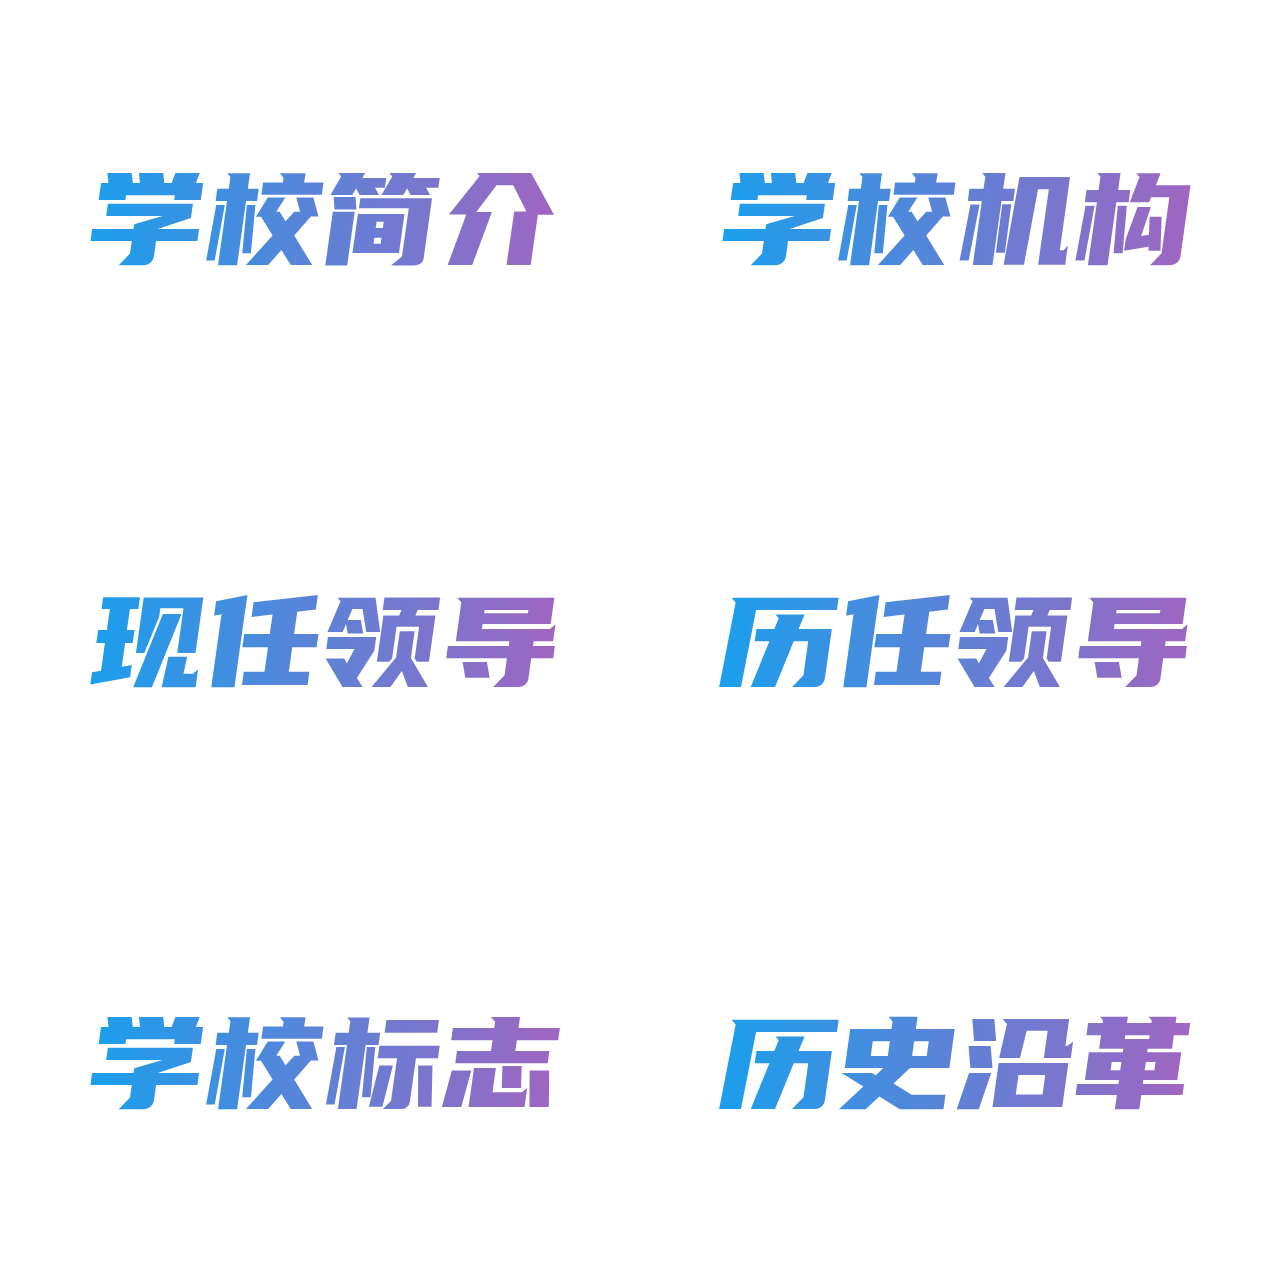
<file: web/about.html>
<!DOCTYPE html>
<html lang="zh">
<head>
    <meta charset="UTF-8">
    <link rel="stylesheet" type="text/css" href="../css/web.css">
</head>
<body>
    <div class="mode">
        <a href="../web2/brief.html" target="play"><p>学校简介</p></a>
    </div>
    <div class="mode">
        <a href="../web2/school.html" target="play"><p>学校机构</p></a>
    </div>
    <div class="mode">
        <a href="http://www.zucc.edu.cn/col/col13/index.html" target="play"><p>现任领导</p></a>
    </div>
    <div class="mode">
        <a href="http://www.zucc.edu.cn/col/col14/index.html" target="play"><p>历任领导</p></a>
    </div>
    <div class="mode">
        <a href="http://www.zucc.edu.cn/col/col15/index.html" target="play"><p>学校标志</p></a>
    </div>
    <div class="mode">
        <a href="#" target="play"><p>历史沿革</p></a>
    </div>
</body>
</html>
</file>
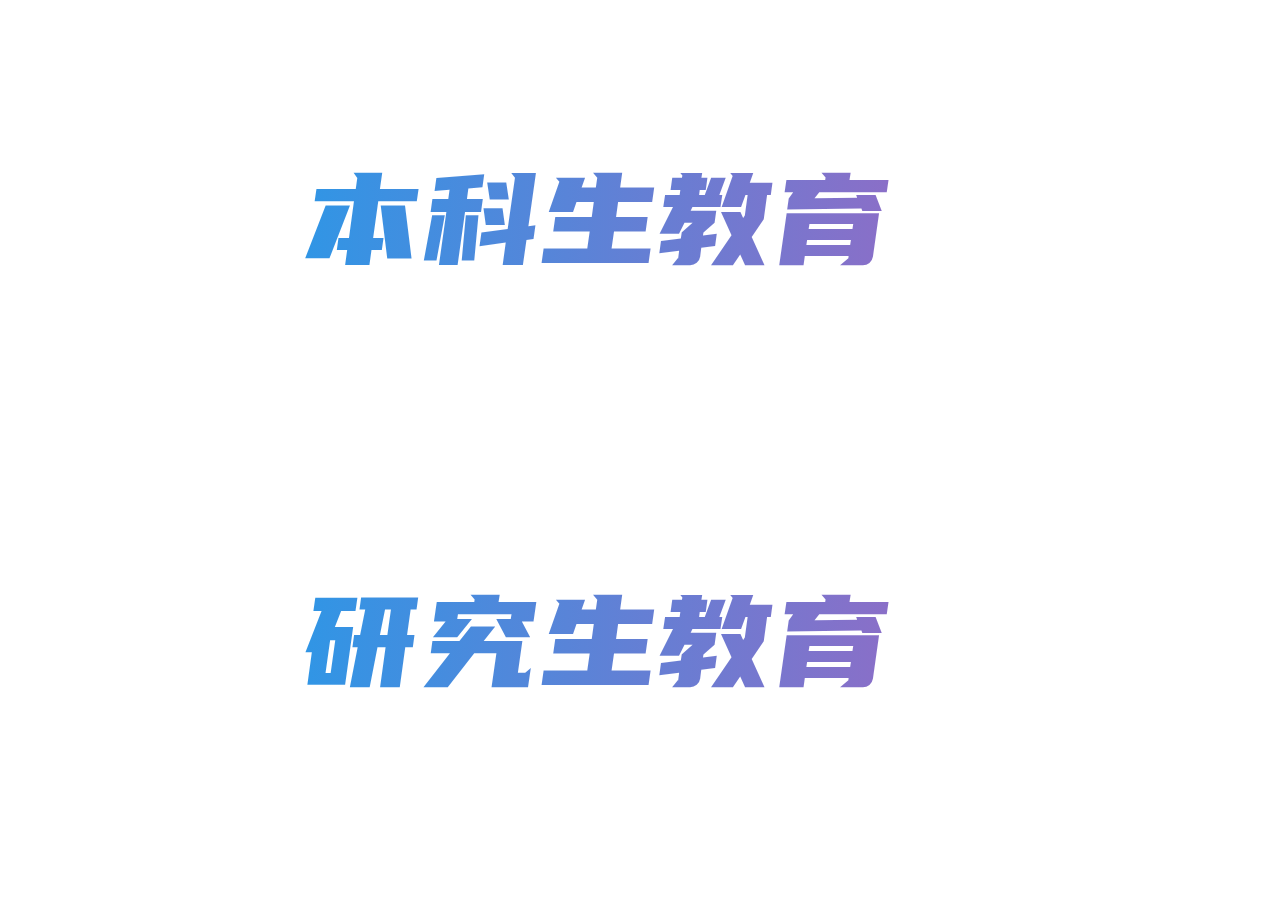
<file: web/join.html>
<!DOCTYPE html>
<html lang="zh">
<head>
    <meta charset="UTF-8">
    <link rel="stylesheet" type="text/css" href="../css/web2.css">
</head>
<body>
    <div class="mode">
        <a href="http://www.zucc.edu.cn/col/col31/index.html" target="play"><p>本科生教育</p></a>
    </div>
    <div class="mode">
        <a href="http://www.zucc.edu.cn/col/col32/index.html" target="play"><p>研究生教育</p></a>
    </div>
</body>
</html>
</file>
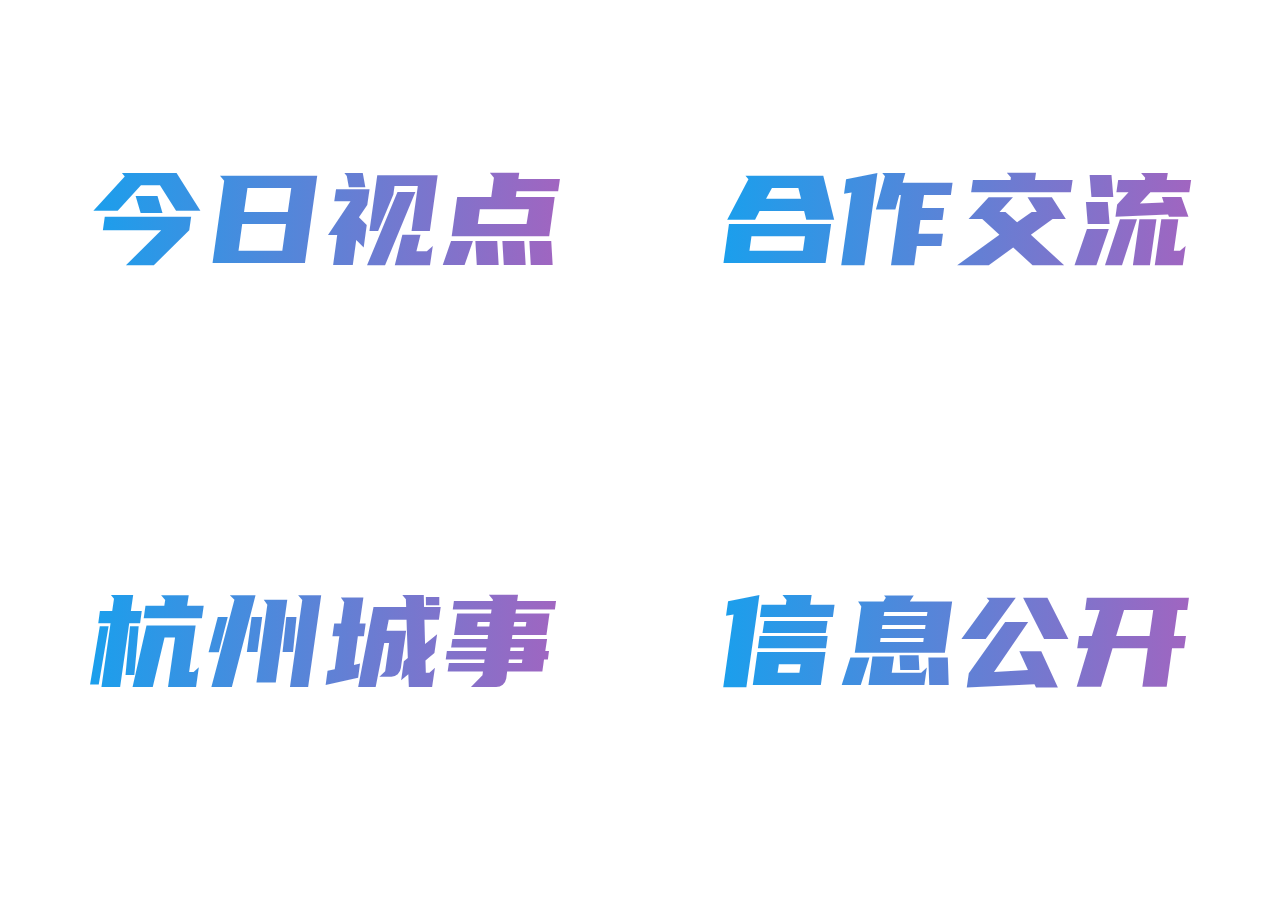
<file: web/news.html>
<!DOCTYPE html>
<html lang="zh">
<head>
    <meta charset="UTF-8">
    <link rel="stylesheet" type="text/css" href="../css/web.css">
</head>
<body>
    <div class="mode">
        <a href="http://www.zucc.edu.cn/col/col16/index.html" target="play"><p>今日视点</p></a>
    </div>
    <div class="mode">
        <a href="http://www.zucc.edu.cn/col/col21/index.html" target="play"><p>合作交流</p></a>
    </div>
    <div class="mode">
        <a href="http://www.zucc.edu.cn/col/col462/index.html" target="play"><p>杭州城事</p></a>
    </div>
    <div class="mode">
        <a href="http://www.zucc.edu.cn/col/col102/index.html" target="play"><p>信息公开</p></a>
    </div>
</body>
</html>
</file>
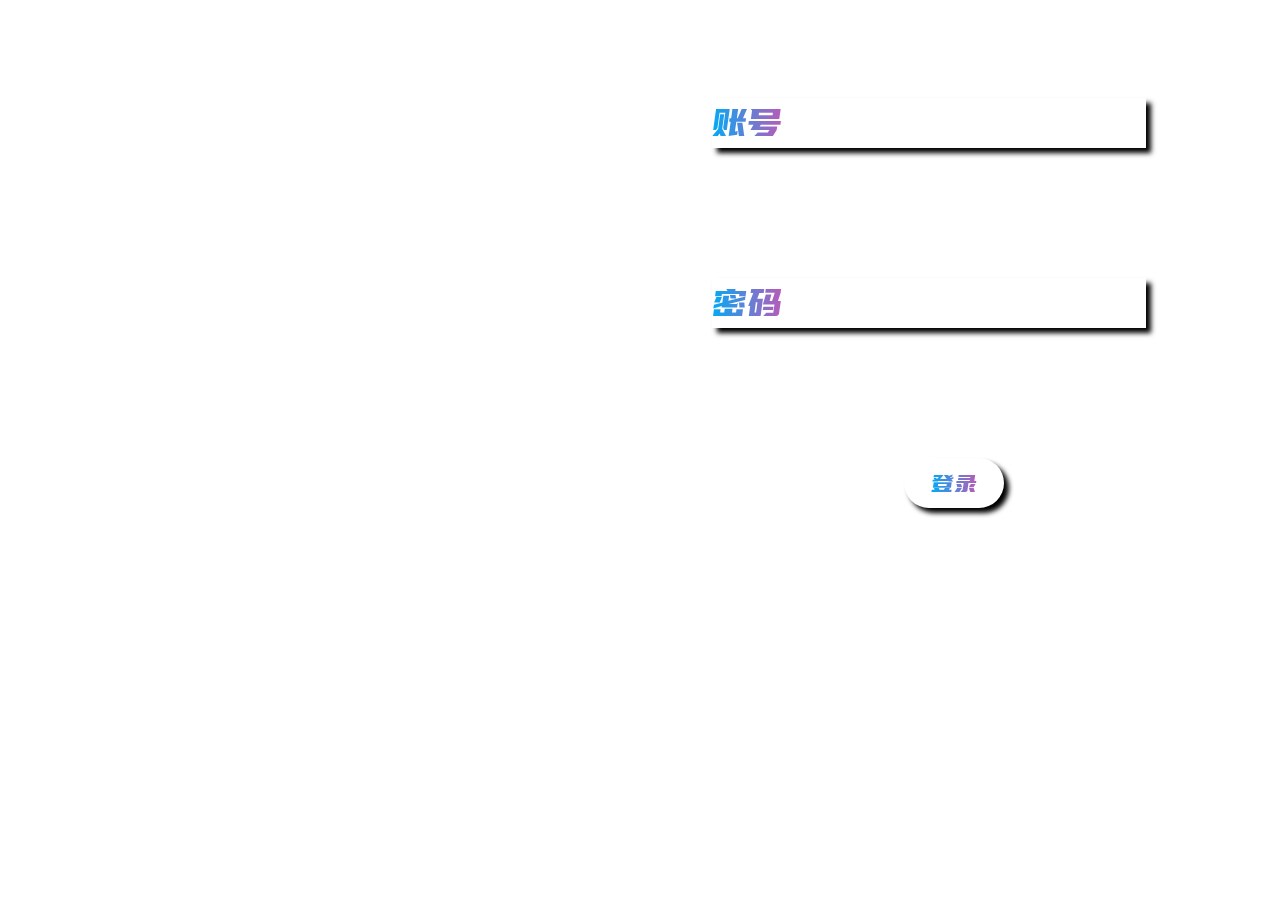
<file: web/services.html>
<!DOCTYPE html>
<html lang="zh">
<head>
    <meta charset="UTF-8">
</head>
<body>
        <div id="username"><span>账号</span>&emsp;<input></div>
        <div id="password"><span>密码</span>&emsp;<input></div>
        <button id="ok" onclick="login()"><span>登录</span></button>
</body>
<style>
    body{
        position: absolute;
        width: 100%;
        height: 100%;
        background-color: transparent;
        text-align: left;
        font-size: 3vmax;
        color: white;
        font-family: 'index';
        position: absolute; 
        left: 0;
        overflow-x: hidden;
        overflow-y: scroll;
}
    body::-webkit-scrollbar {
    display: none;
}
#username{
    position: absolute;
    left: 55%;
    top: 10%;
    box-shadow: 5px 5px 5px #000000;
}
#password{
    position: absolute;
    left: 55%;
    top: 30%;
    box-shadow: 5px 5px 5px #000000;
}
#ok{
    position: absolute;
    left: 70%;
    top: 50%;
    width: 100px;
    height: 50px;
    box-shadow: 5px 5px 5px #000000;
    border-radius: 25px 25px 25px 25px;
    outline: none;
    border: 0px;
    background-color: transparent;
    font-family: 'index';
    font-size: 25px;
}
input{
    border-radius: 25px 25px 25px 25px;
    border: 0px;
    outline: none;
    background-color: transparent;
    font-size: 25px;
}
span{
    cursor: pointer;
    background-image: linear-gradient(90deg,#03a9f4,#f441a5,#ffeb3b,#03a9f4);
    background-size: 400%;
    -webkit-background-clip: text;
    -webkit-text-fill-color: transparent;
    animation: flow 60s infinite;
}
@keyframes flow{
100%{
    background-position: -400% 0;
}
}
    @font-face{
    font-family: 'index';
    src:url('../font/index.TTF');}
</style>
<script>
    function login(){
        alert("由于网络问题，暂无法登录。")
    }
</script>
</html>
</file>
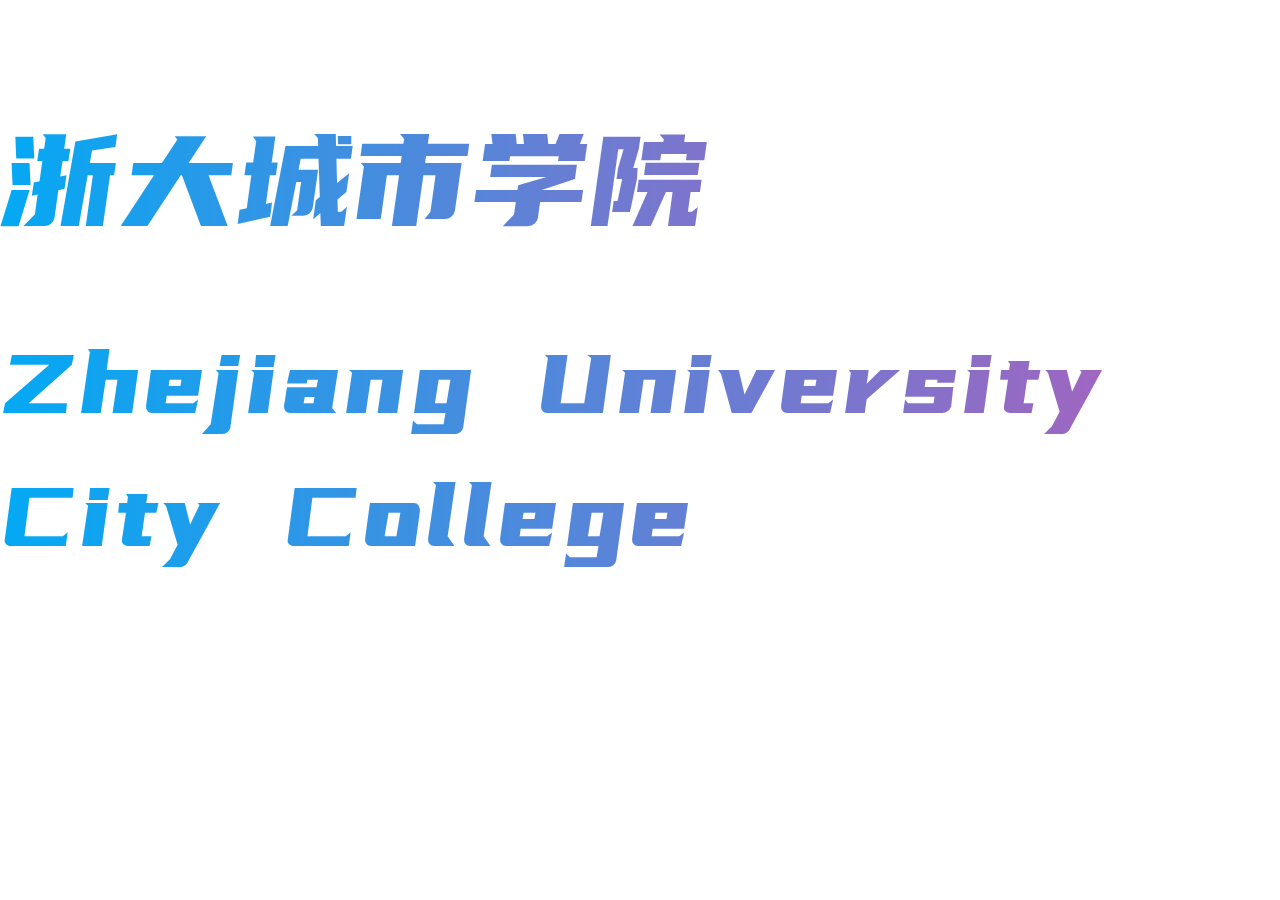
<file: web/welcome.html>
<!DOCTYPE html>
<html lang="zh">
<head>
    <meta charset="UTF-8">
</head>
<body>
    <div>
        <span id="chinese">浙大城市学院</span>
        <span id="english">Zhejiang University City College</span>
    </div>
</body>
<style>
    #english{
    position: absolute;
    width: 100%;
    left: 50%;
    top: 50%;
    transform: translate(-50%,-50%);
    color: #fff;
    font-size: 8vmax;
    font-family: 'index';
    z-index: 1;
    cursor: pointer;
}
    #chinese{
    position: absolute;
    width: 80%;
    left: 40%;
    top: 20%;
    transform: translate(-50%,-50%);
    color: #fff;
    font-size: 10vmax;
    font-family: 'index';
    z-index: 1;
    cursor: pointer;
}
span{
    background-image: linear-gradient(90deg,#03a9f4,#f441a5,#ffeb3b,#03a9f4);
    background-size: 400%;
    -webkit-background-clip: text;
    -webkit-text-fill-color: transparent;
    animation: flow 60s infinite;
}
@keyframes flow{
    100%{
        background-position: -400% 0;
    }
}
@font-face{
    font-family: 'index';
    src:url('../font/index.TTF');
} 
</style>
</html>
</file>
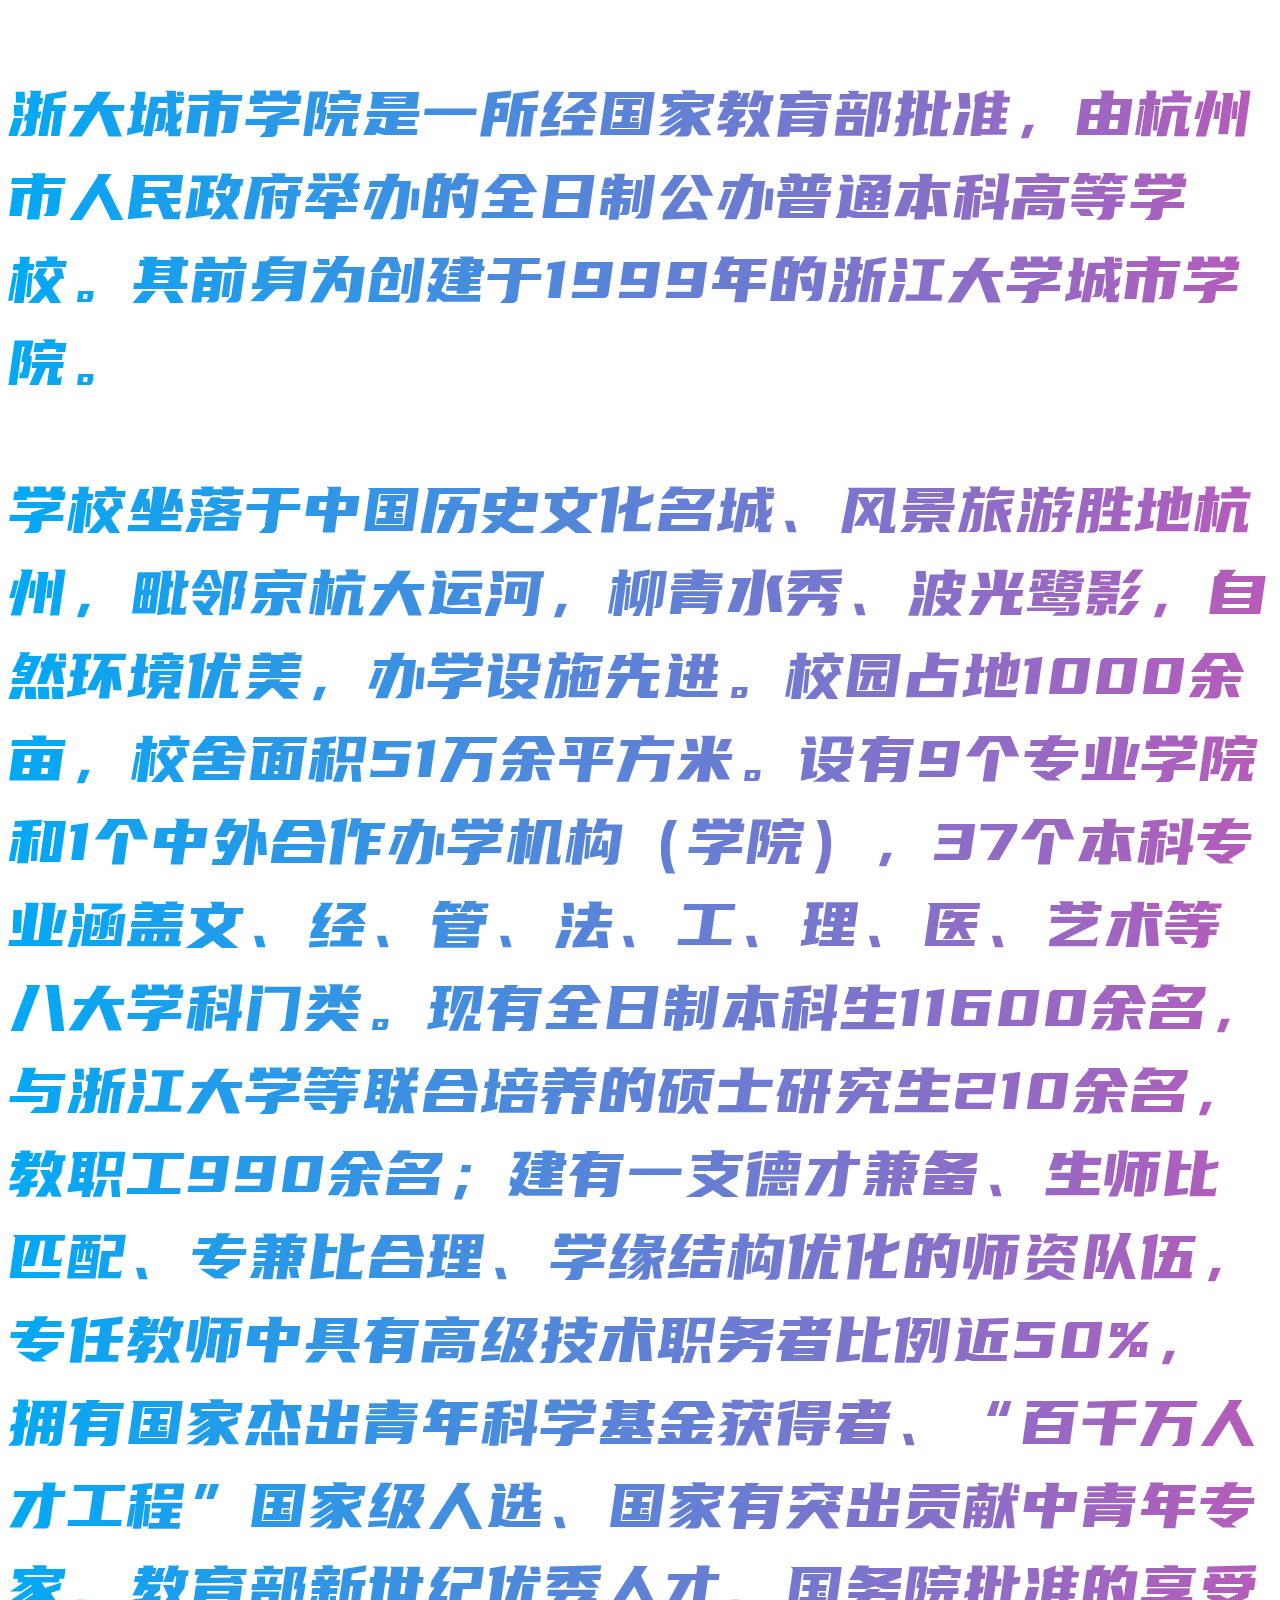
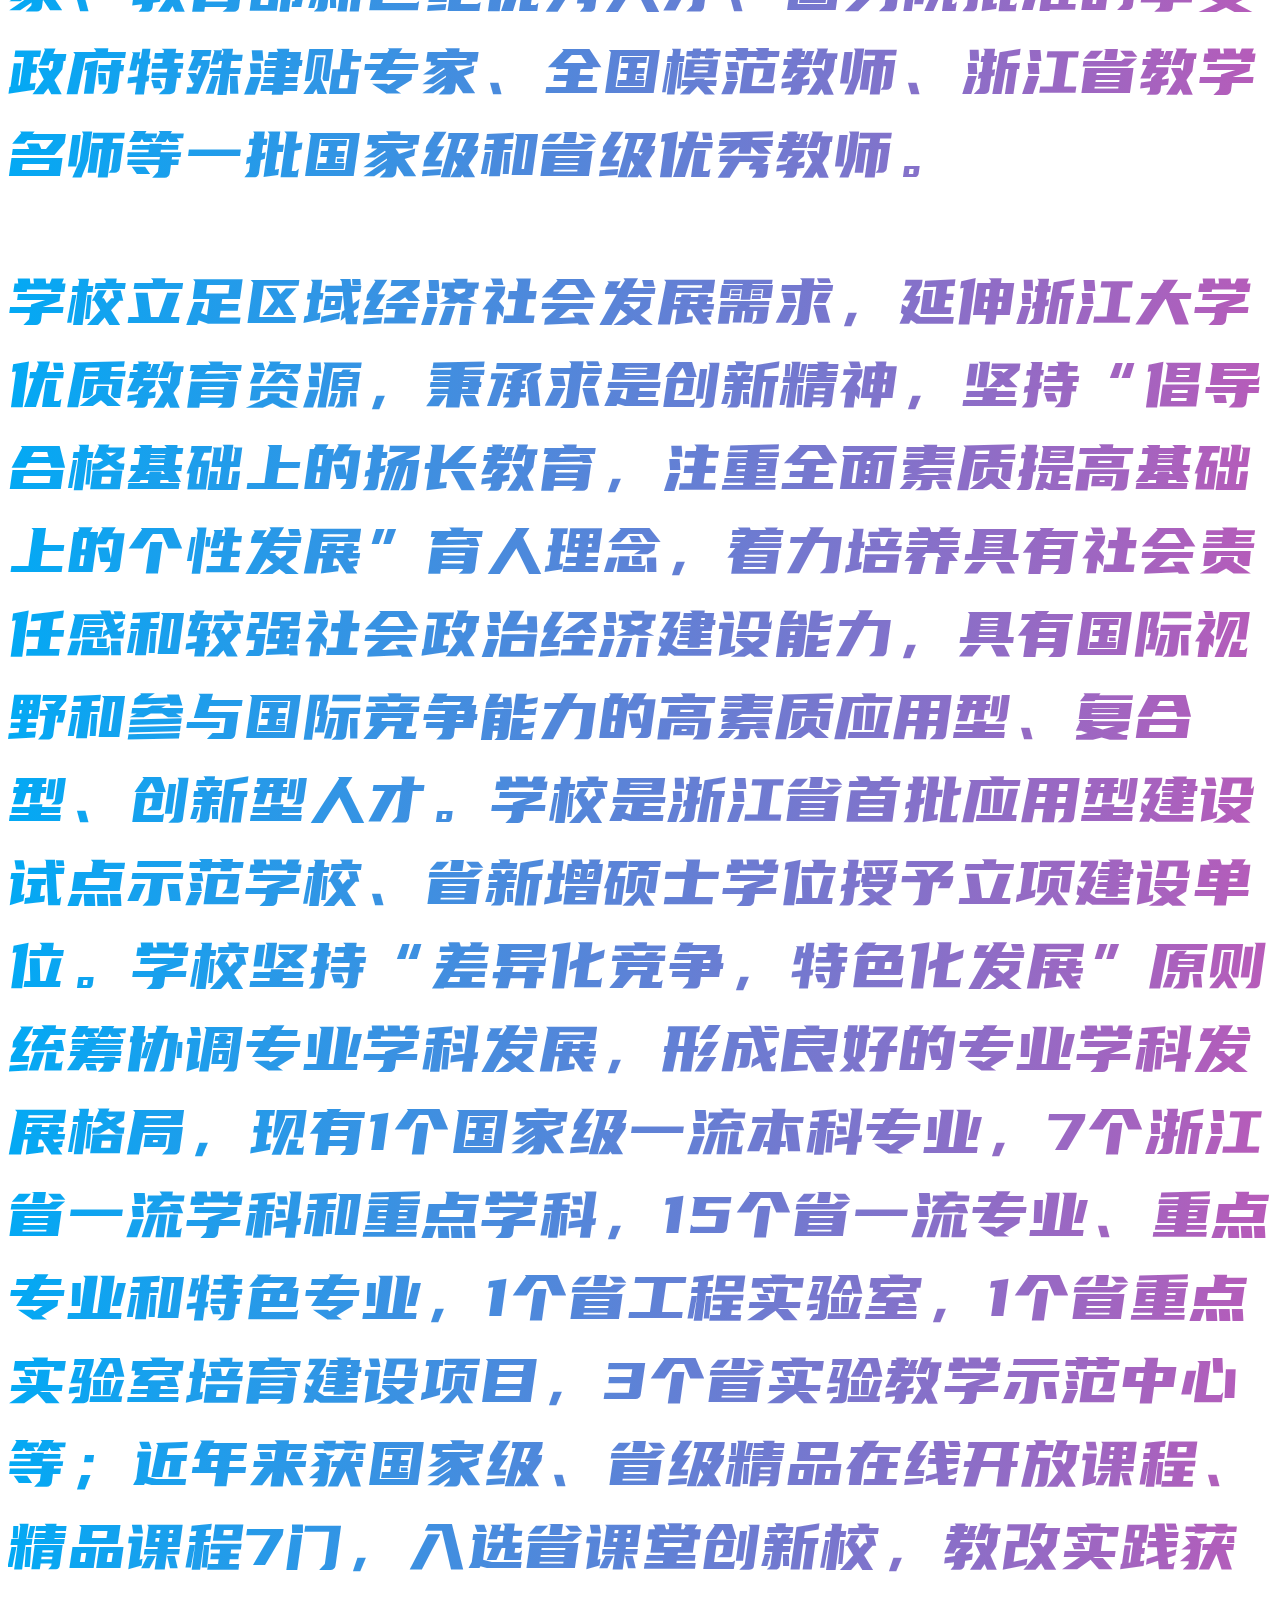
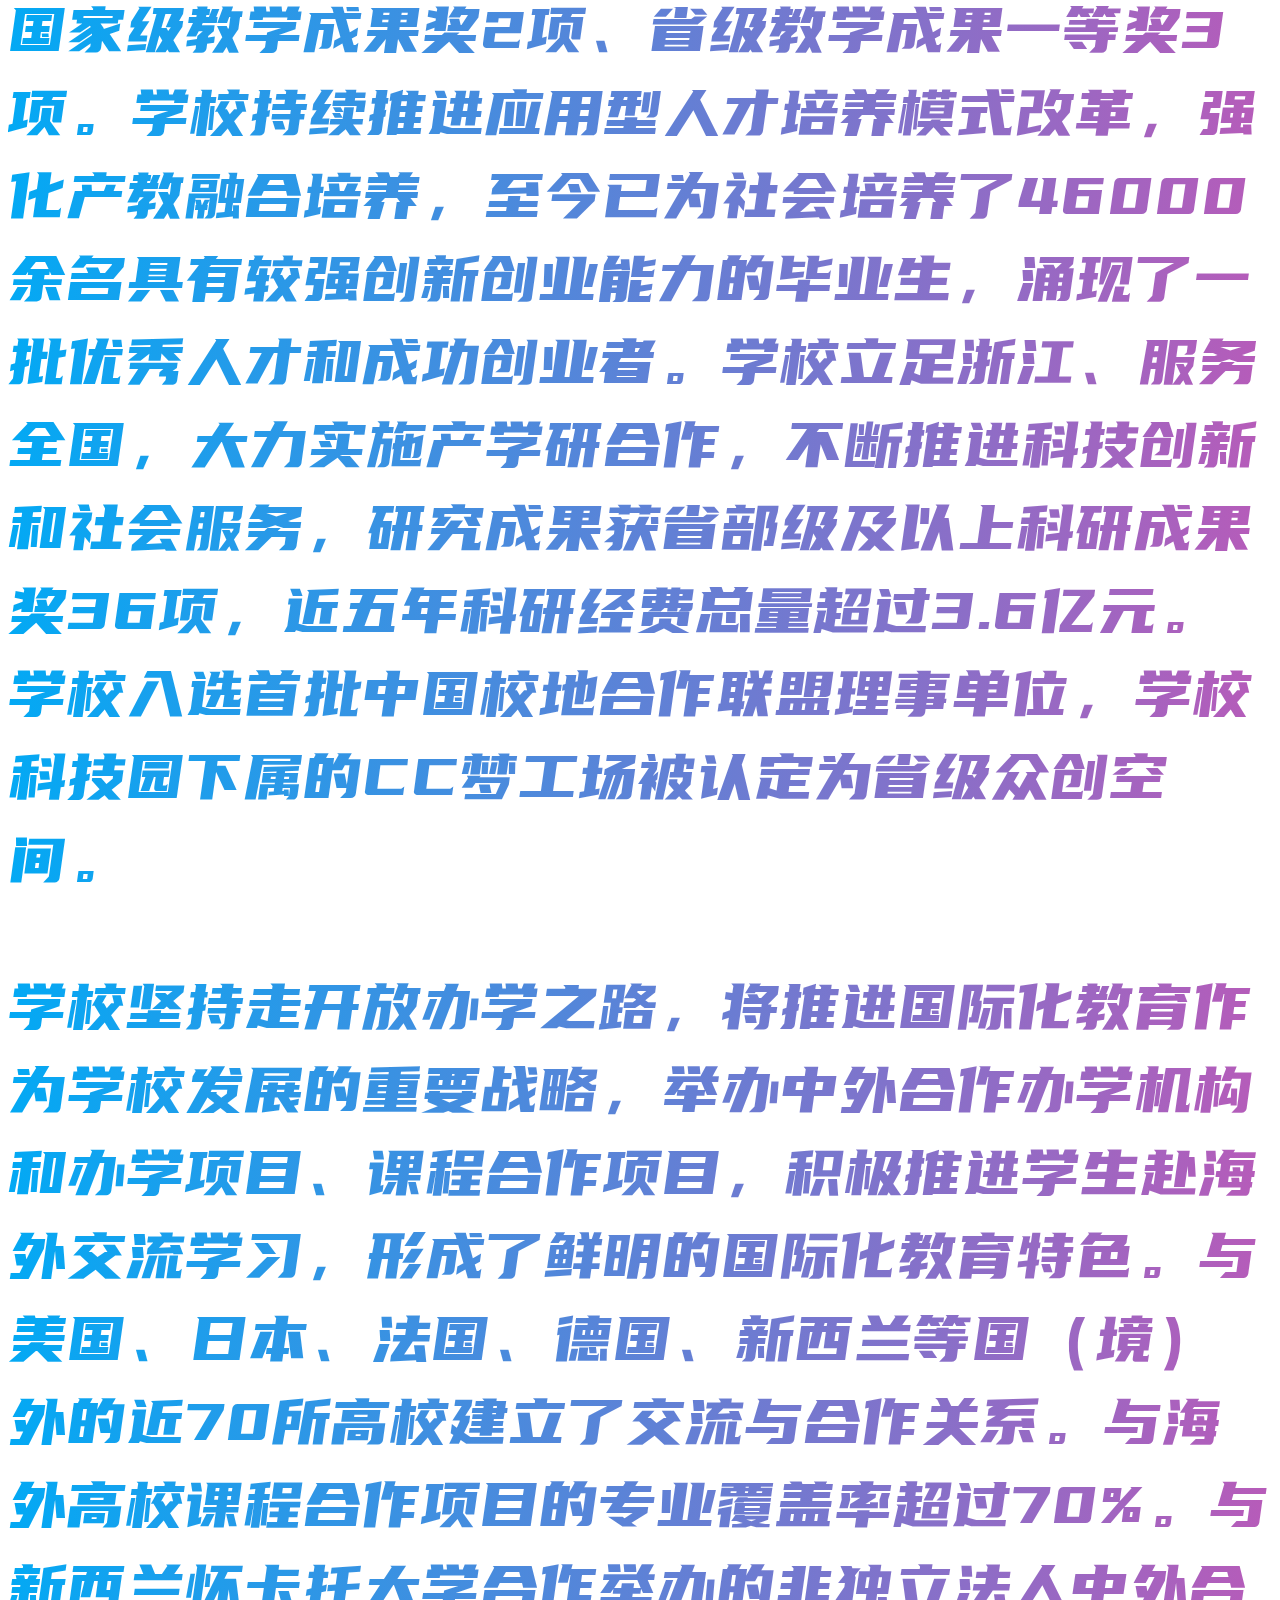
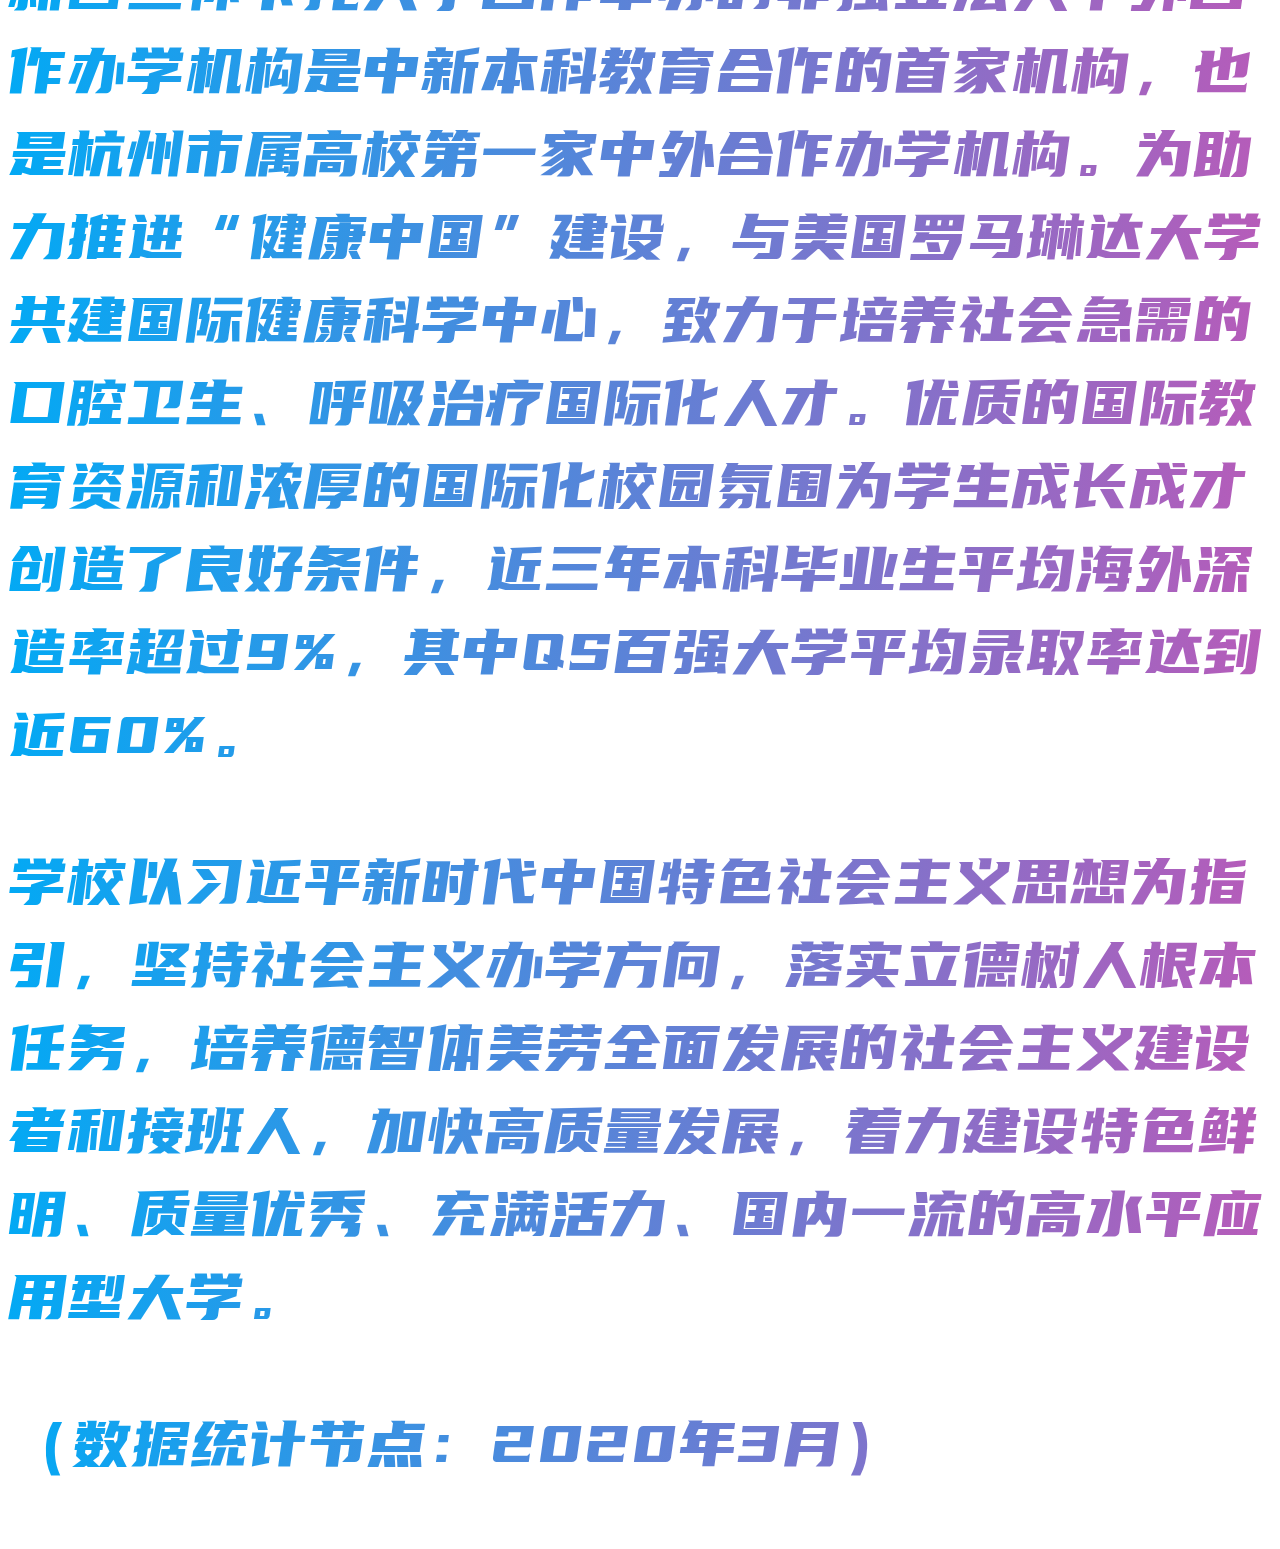
<file: web2/brief.html>
<!DOCTYPE html>
<html lang="zh">
<head>
    <meta charset="UTF-8">
</head>
<body>
    <p>浙大城市学院是一所经国家教育部批准，由杭州市人民政府举办的全日制公办普通本科高等学校。其前身为创建于1999年的浙江大学城市学院。</p>
    <p>学校坐落于中国历史文化名城、风景旅游胜地杭州，毗邻京杭大运河，柳青水秀、波光鹭影，自然环境优美，办学设施先进。校园占地1000余亩，校舍面积51万余平方米。设有9个专业学院和1个中外合作办学机构（学院），37个本科专业涵盖文、经、管、法、工、理、医、艺术等八大学科门类。现有全日制本科生11600余名，与浙江大学等联合培养的硕士研究生210余名，教职工990余名；建有一支德才兼备、生师比匹配、专兼比合理、学缘结构优化的师资队伍，专任教师中具有高级技术职务者比例近50%，拥有国家杰出青年科学基金获得者、“百千万人才工程”国家级人选、国家有突出贡献中青年专家、教育部新世纪优秀人才、国务院批准的享受政府特殊津贴专家、全国模范教师、浙江省教学名师等一批国家级和省级优秀教师。</p>
    <p>学校立足区域经济社会发展需求，延伸浙江大学优质教育资源，秉承求是创新精神，坚持“倡导合格基础上的扬长教育，注重全面素质提高基础上的个性发展”育人理念，着力培养具有社会责任感和较强社会政治经济建设能力，具有国际视野和参与国际竞争能力的高素质应用型、复合型、创新型人才。学校是浙江省首批应用型建设试点示范学校、省新增硕士学位授予立项建设单位。学校坚持“差异化竞争，特色化发展”原则统筹协调专业学科发展，形成良好的专业学科发展格局，现有1个国家级一流本科专业，7个浙江省一流学科和重点学科，15个省一流专业、重点专业和特色专业，1个省工程实验室，1个省重点实验室培育建设项目，3个省实验教学示范中心等；近年来获国家级、省级精品在线开放课程、精品课程7门，入选省课堂创新校，教改实践获国家级教学成果奖2项、省级教学成果一等奖3项。学校持续推进应用型人才培养模式改革，强化产教融合培养，至今已为社会培养了46000余名具有较强创新创业能力的毕业生，涌现了一批优秀人才和成功创业者。学校立足浙江、服务全国，大力实施产学研合作，不断推进科技创新和社会服务，研究成果获省部级及以上科研成果奖36项，近五年科研经费总量超过3.6亿元。学校入选首批中国校地合作联盟理事单位，学校科技园下属的CC梦工场被认定为省级众创空间。</p>
    <p>学校坚持走开放办学之路，将推进国际化教育作为学校发展的重要战略，举办中外合作办学机构和办学项目、课程合作项目，积极推进学生赴海外交流学习，形成了鲜明的国际化教育特色。与美国、日本、法国、德国、新西兰等国（境）外的近70所高校建立了交流与合作关系。与海外高校课程合作项目的专业覆盖率超过70%。与新西兰怀卡托大学合作举办的非独立法人中外合作办学机构是中新本科教育合作的首家机构，也是杭州市属高校第一家中外合作办学机构。为助力推进“健康中国”建设，与美国罗马琳达大学共建国际健康科学中心，致力于培养社会急需的口腔卫生、呼吸治疗国际化人才。优质的国际教育资源和浓厚的国际化校园氛围为学生成长成才创造了良好条件，近三年本科毕业生平均海外深造率超过9%，其中QS百强大学平均录取率达到近60%。</p>
    <p>学校以习近平新时代中国特色社会主义思想为指引，坚持社会主义办学方向，落实立德树人根本任务，培养德智体美劳全面发展的社会主义建设者和接班人，加快高质量发展，着力建设特色鲜明、质量优秀、充满活力、国内一流的高水平应用型大学。</p>
    <p>（数据统计节点：2020年3月）</p>
</body>
<style>
    body{
        background-color: transparent;
        text-align: left;
        font-size: 5vmax;
        color: white;
        font-family: 'index';
        position: absolute; 
        left: 0;
        overflow-x: hidden;
        overflow-y: scroll;
}
    body::-webkit-scrollbar {
    display: none;
}
p{
    background-image: linear-gradient(90deg,#03a9f4,#f441a5,#ffeb3b,#03a9f4);
    background-size: 400%;
    -webkit-background-clip: text;
    -webkit-text-fill-color: transparent;
    animation: flow 60s infinite;
}
@keyframes flow{
100%{
    background-position: -400% 0;
}
}
    @font-face{
    font-family: 'index';
    src:url('../font/index.TTF');}
</style>
</html>
</file>
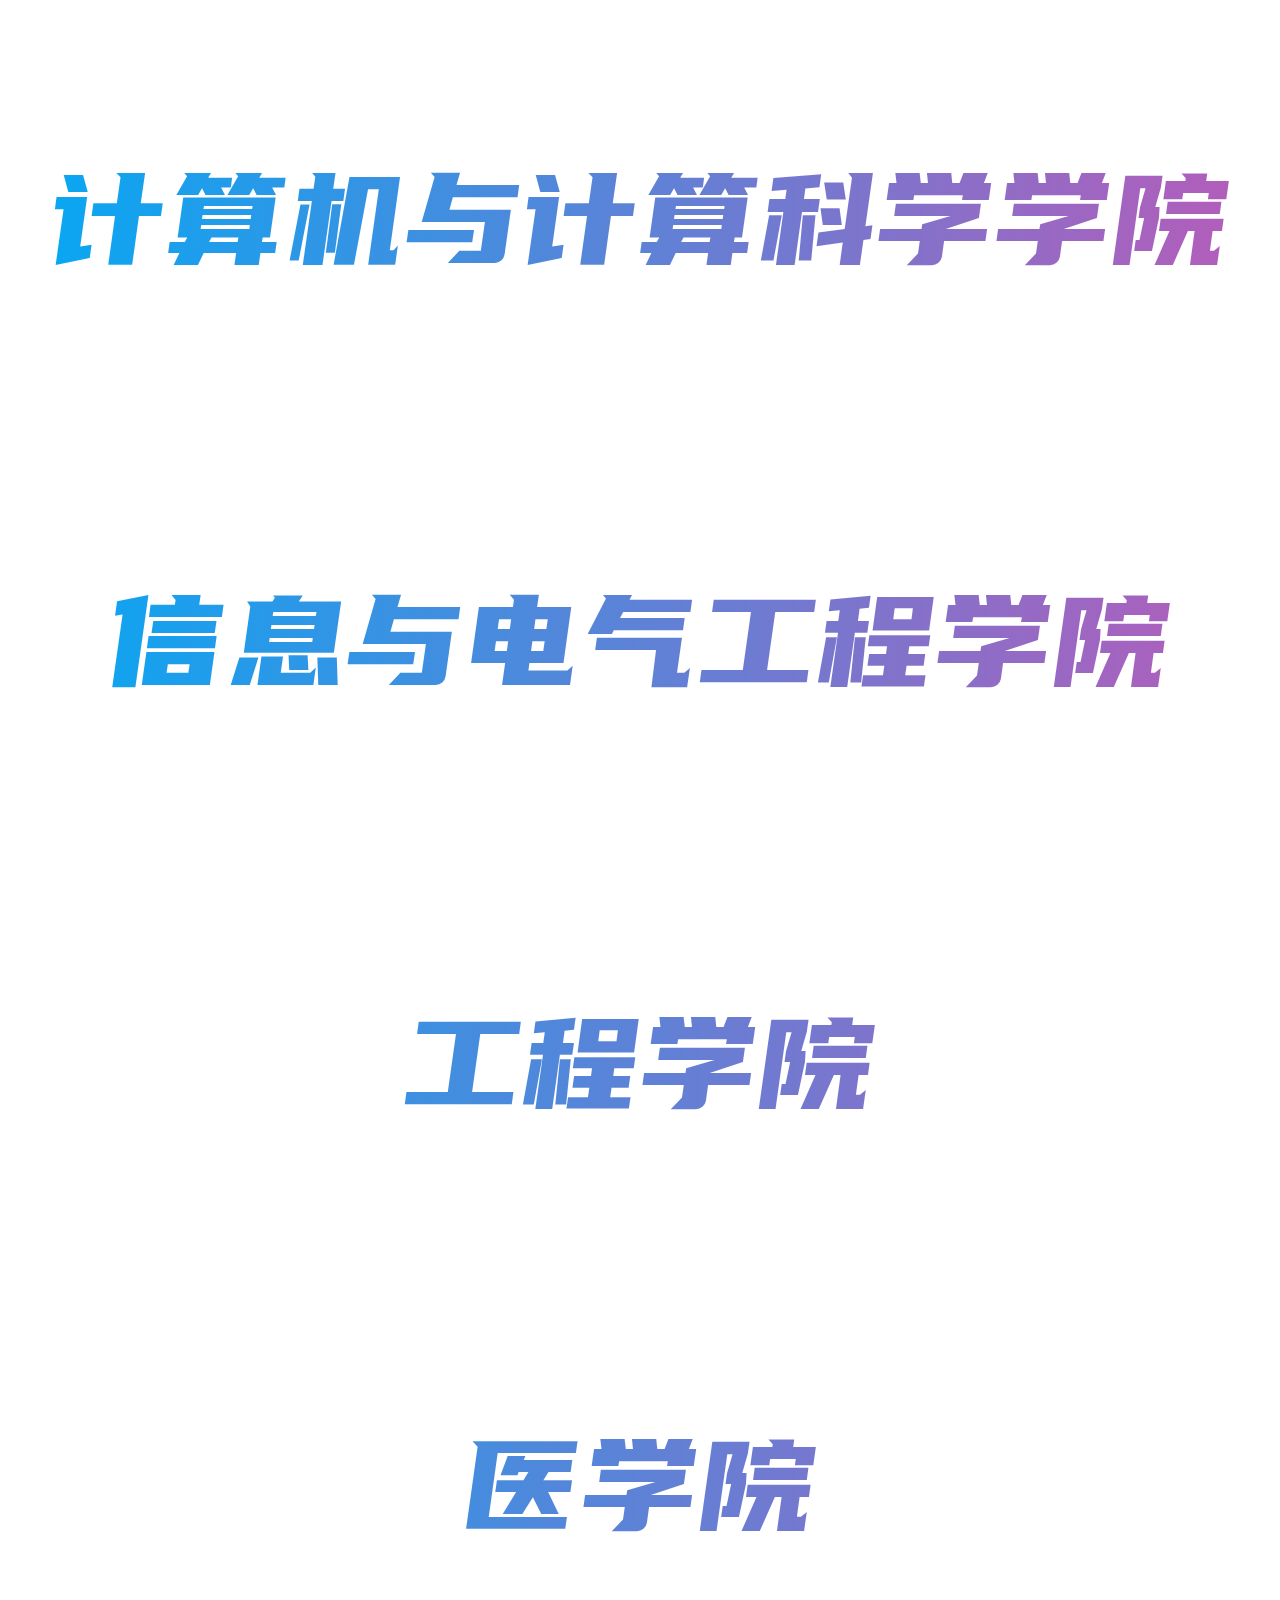
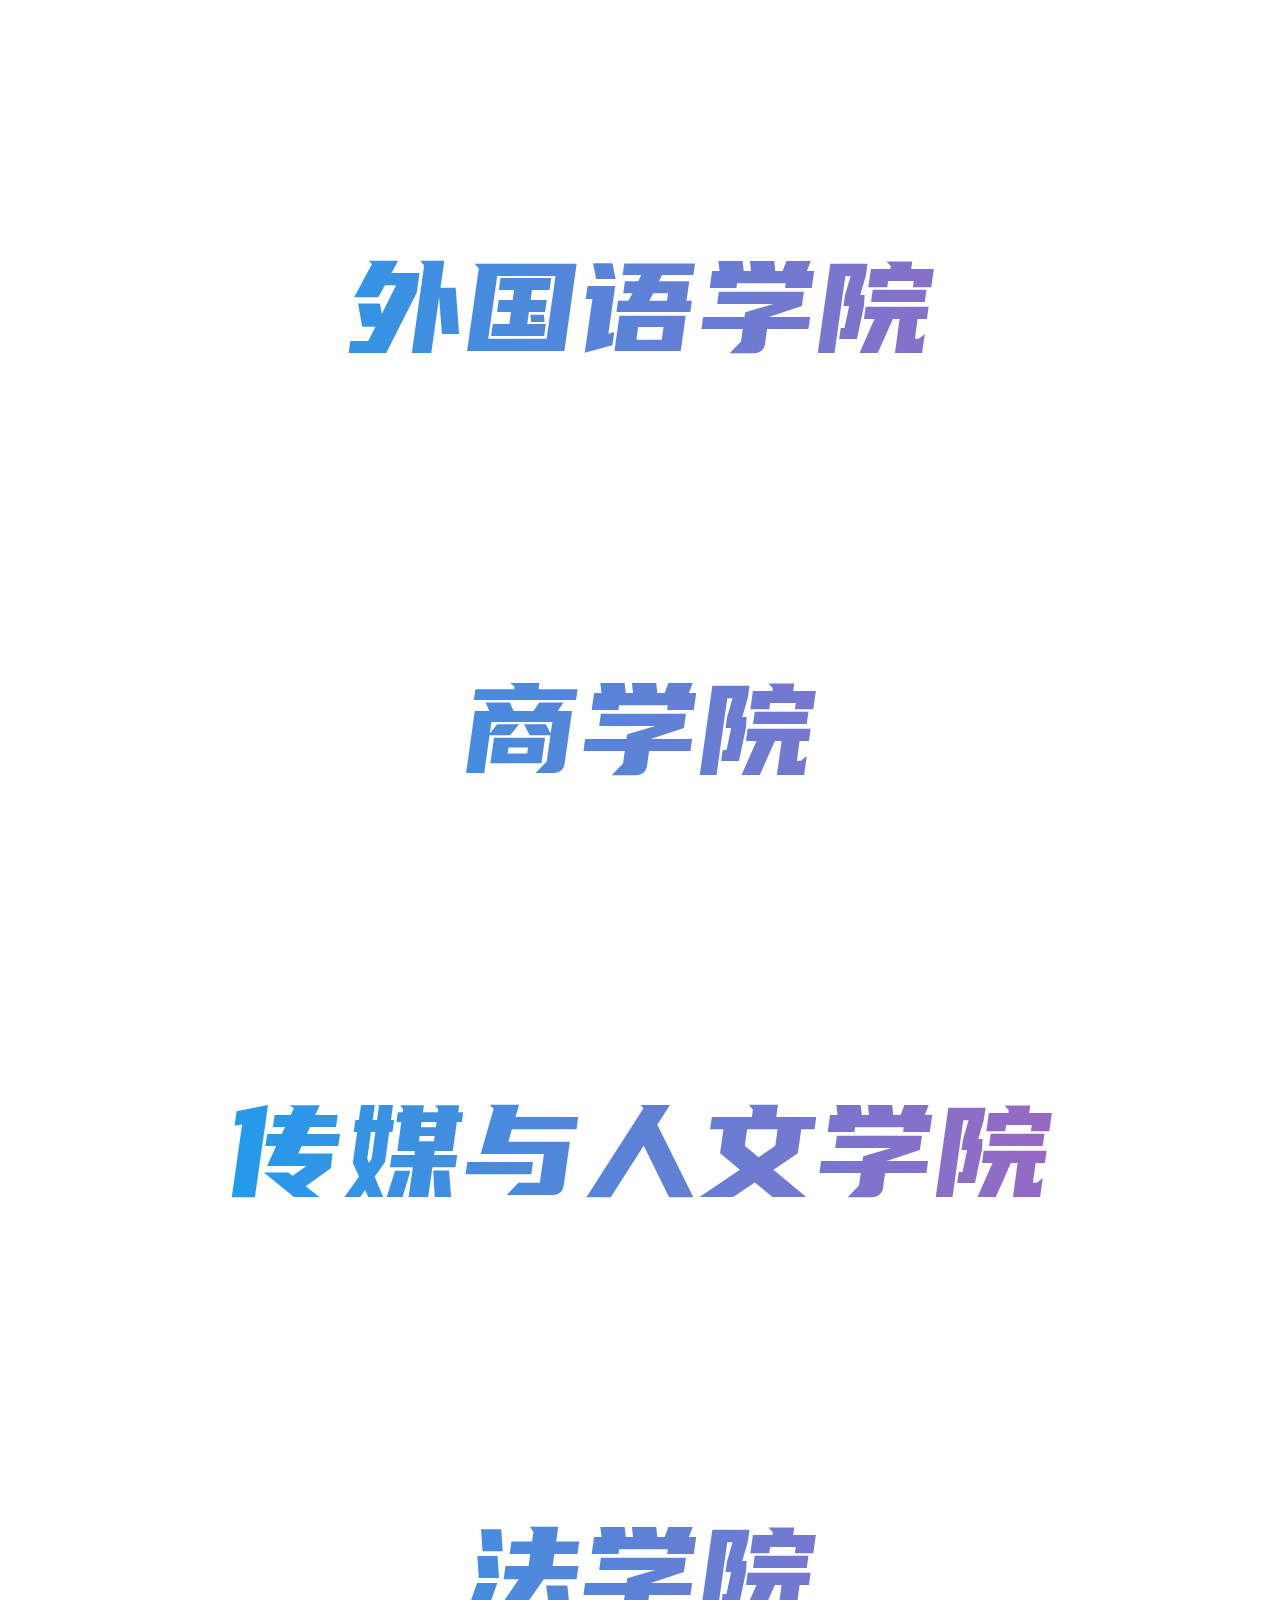
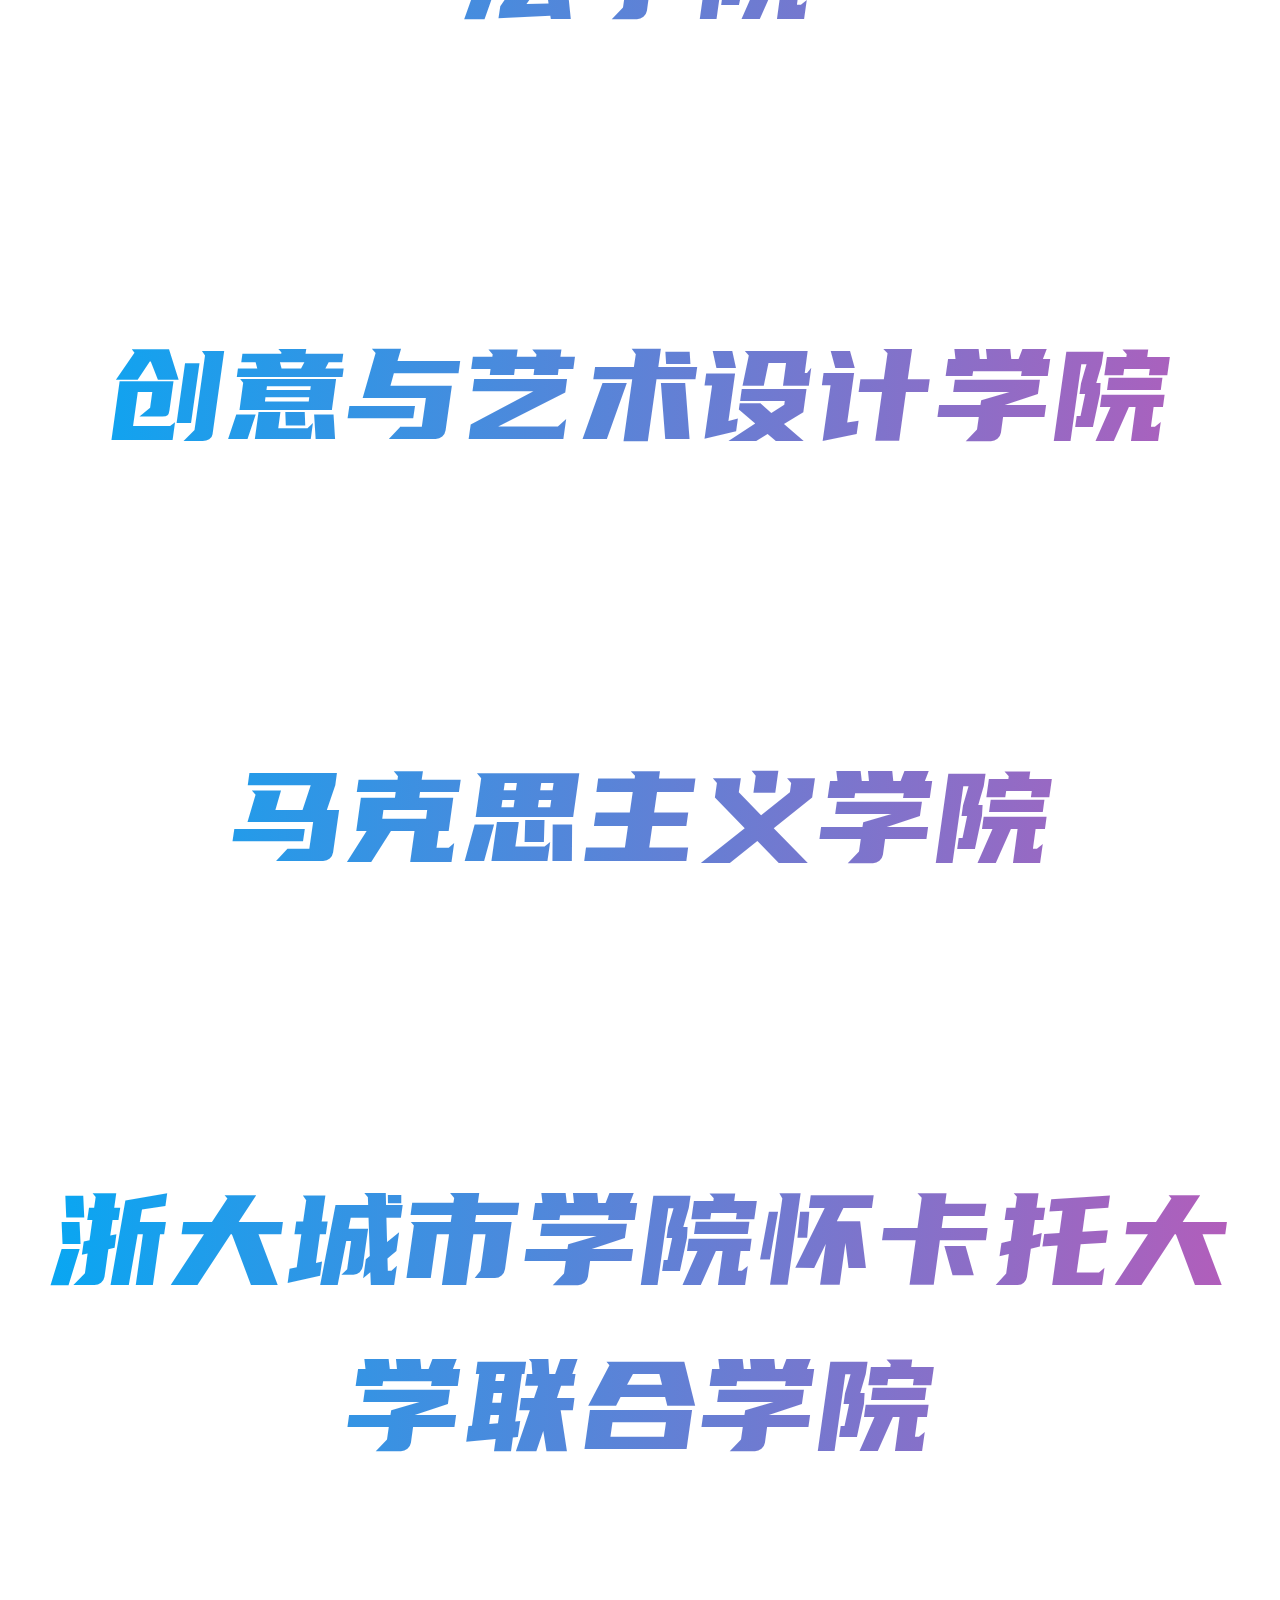
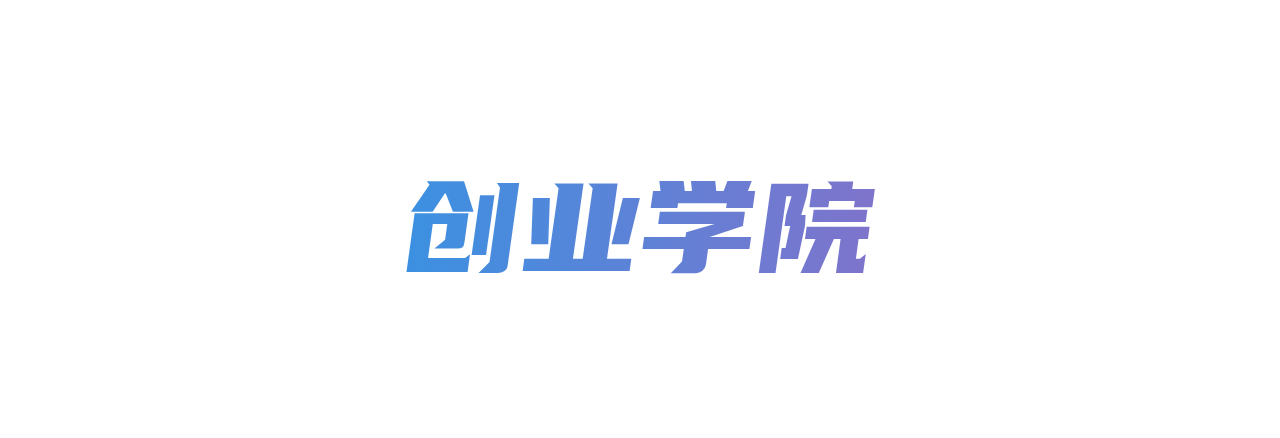
<file: web2/school.html>
<!DOCTYPE html>
<html lang="zh">
<head>
    <meta charset="UTF-8">
    <link rel="stylesheet" type="text/css" href="../css/web2.css">
</head>
<body>
    <div class="mode">
        <a href="http://jsxy.zucc.edu.cn/" target="play"><p>计算机与计算科学学院</p></a>
    </div>
    <div class="mode">
        <a href="http://iee.zucc.edu.cn/" target="play"><p>信息与电气工程学院</p></a>
    </div>
    <div class="mode">
        <a href="http://gc.zucc.edu.cn/" target="play"><p>工程学院</p></a>
    </div>
    <div class="mode">
        <a href="http://yxy.zucc.edu.cn/" target="play"><p>医学院</p></a>
    </div>
    <div class="mode">
        <a href="http://sfl.zucc.edu.cn/" target="play"><p>外国语学院</p></a>
    </div>
    <div class="mode">
        <a href="http://sxy.zucc.edu.cn/" target="play"><p>商学院</p></a>
    </div>
    <div class="mode">
        <a href="http://media.zucc.edu.cn/" target="play"><p>传媒与人文学院</p></a>
    </div>
    <div class="mode">
        <a href="http://law.zucc.edu.cn/" target="play"><p>法学院</p></a>
    </div>
    <div class="mode">
        <a href="http://adc.zucc.edu.cn/" target="play"><p>创意与艺术设计学院</p></a>
    </div>
    <div class="mode">
        <a href="#" target="play"><p>马克思主义学院</p></a>
    </div>
    <div class="mode">
        <a href="http://nzuwi.zucc.edu.cn/" target="play"><p>浙大城市学院怀卡托大学联合学院</p></a>
    </div>
    <div class="mode">
        <a href="#" target="play"><p>创业学院</p></a>
    </div>
</body>
</html>
</file>
<file: css/web.css>
body {
    background-color: transparent;
    text-align: left;
    font-size: 10vmax;
    color: white;
    font-family: 'index';
    position: absolute;
    left: 0;
    overflow-x: hidden;
    overflow-y: scroll;
}

body::-webkit-scrollbar {
    display: none;
}

body::-moz-scrollbar {
    display: none;
}

body::-ms-scrollbar {
    display: none;
}

body::-o-scrollbar {
    display: none;
}

.mode {
    width: 50%;
    height: 50%;
    float: left;
    text-align: center;
}

p {
    cursor: pointer;
    background-image: linear-gradient(90deg, #03a9f4, #f441a5, #ffeb3b, #03a9f4);
    background-size: 400%;
    -webkit-background-clip: text;
    -webkit-text-fill-color: transparent;
    animation: flow 60s infinite;
}

a {
    text-decoration: none;
}

@keyframes flow {
    100% {
        background-position: -400% 0;
    }
}

@font-face {
    font-family: 'index';
    src: url('../font/index.TTF');
}
</file>
<file: css/web2.css>
body {
    background-color: transparent;
    text-align: left;
    font-size: 10vmax;
    color: white;
    font-family: 'index';
    position: absolute;
    left: 0;
    overflow-x: hidden;
    overflow-y: scroll;
}

body::-webkit-scrollbar {
    display: none;
}

body::-moz-scrollbar {
    display: none;
}

body::-ms-scrollbar {
    display: none;
}

body::-o-scrollbar {
    display: none;
}

.mode {
    width: 100%;
    height: 50%;
    float: left;
    text-align: center;
}

p {
    cursor: pointer;
    background-image: linear-gradient(90deg, #03a9f4, #f441a5, #ffeb3b, #03a9f4);
    background-size: 400%;
    -webkit-background-clip: text;
    -webkit-text-fill-color: transparent;
    animation: flow 60s infinite;
}

a {
    text-decoration: none;
}

@keyframes flow {
    100% {
        background-position: -400% 0;
    }
}

@font-face {
    font-family: 'index';
    src: url('../font/index.TTF');
}
</file>
